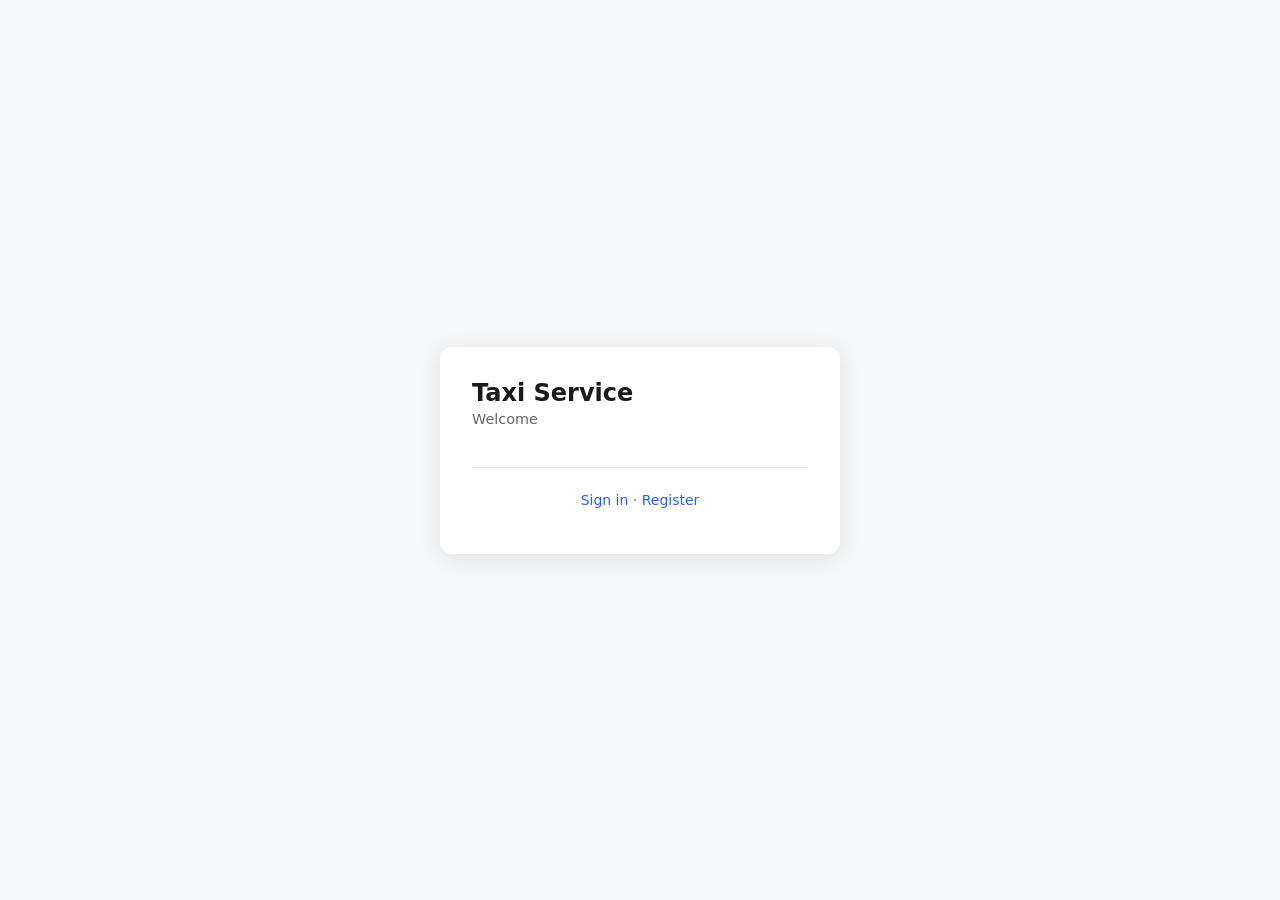
<file: static/index.html>
<!DOCTYPE html>
<html lang="en">
<head>
  <meta charset="UTF-8">
  <meta name="viewport" content="width=device-width, initial-scale=1.0">
  <title>Taxi Service</title>
  <link rel="stylesheet" href="/static/style.css">
</head>
<body>
  <div class="card">
    <h1>Taxi Service</h1>
    <p class="subtitle" id="greeting">Loading…</p>

    <div id="user-info" class="user-info" hidden></div>

    <nav class="nav" id="nav" hidden></nav>

    <button type="button" class="logout" id="logout-btn" hidden>Sign out</button>

    <p class="footer" id="auth-links">
      <a href="/login">Sign in</a> · <a href="/register">Register</a>
    </p>
  </div>

  <script src="/static/app.js"></script>
  <script>
    const greeting = document.getElementById('greeting');
    const userInfo = document.getElementById('user-info');
    const logoutBtn = document.getElementById('logout-btn');
    const authLinks = document.getElementById('auth-links');
    const nav = document.getElementById('nav');

    logoutBtn.addEventListener('click', function () {
      localStorage.removeItem('access_token');
      window.location.reload();
    });

    if (!getToken()) {
      greeting.textContent = 'Welcome';
    } else {
      fetchMe()
        .then(function (user) {
          greeting.textContent = 'Hello, ' + user.name;
          userInfo.hidden = false;
          userInfo.innerHTML =
            '<p><strong>Email:</strong> ' + user.email + '</p>' +
            '<p><strong>Role:</strong> ' + user.role + '</p>';
          logoutBtn.hidden = false;
          authLinks.hidden = true;
          nav.hidden = false;
          renderNav(nav, user);
        })
        .catch(function () {
          localStorage.removeItem('access_token');
          greeting.textContent = 'Session expired';
        });
    }
  </script>
</body>
</html>
</file>
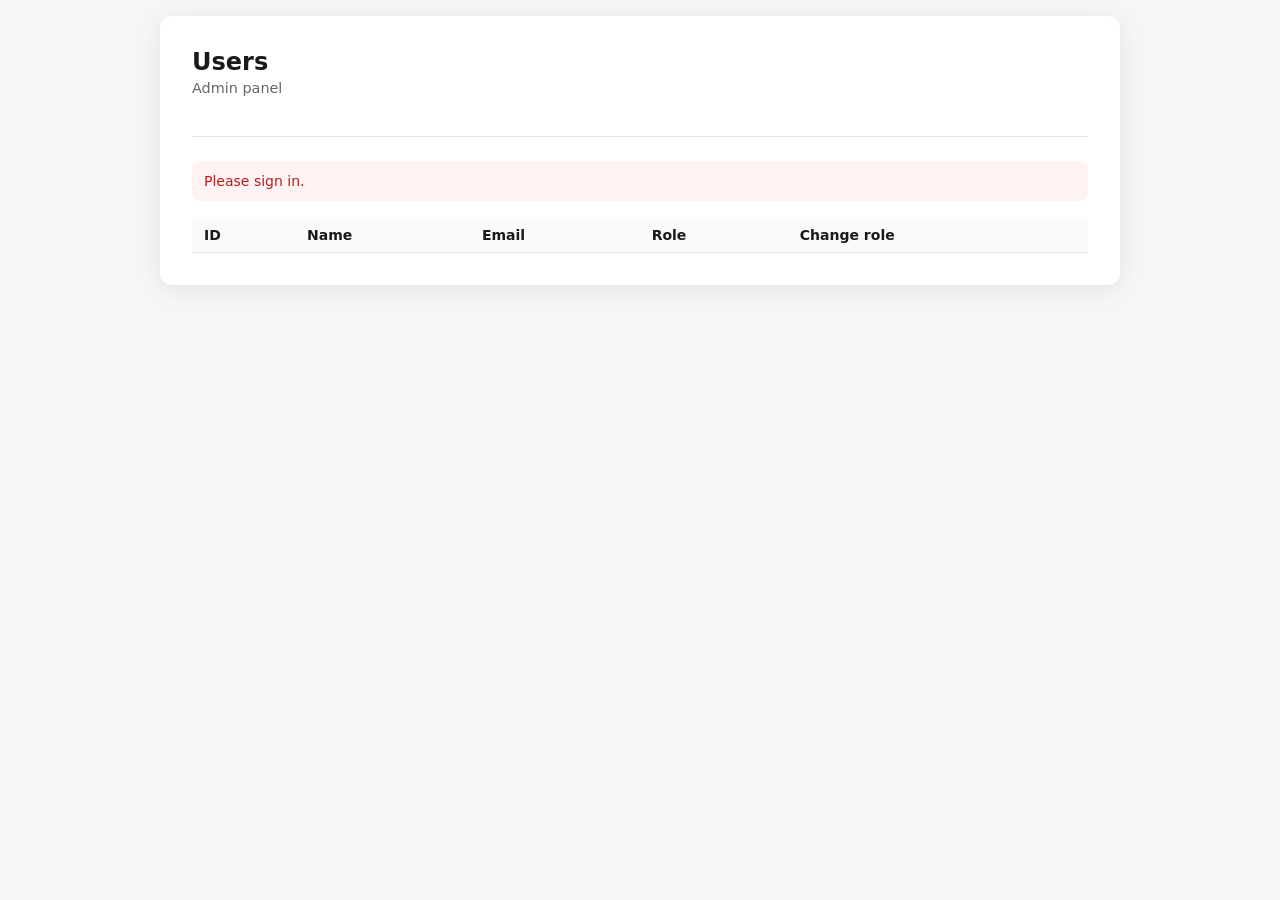
<file: static/admin_users.html>
<!DOCTYPE html>
<html lang="en">
<head>
  <meta charset="UTF-8">
  <meta name="viewport" content="width=device-width, initial-scale=1.0">
  <title>Admin — Users</title>
  <link rel="stylesheet" href="/static/style.css">
</head>
<body class="page-wide">
  <div class="card wide">
    <h1>Users</h1>
    <p class="subtitle">Admin panel</p>

    <nav class="nav" id="nav"></nav>

    <div id="error" class="error" role="alert"></div>

    <table class="data">
      <thead>
        <tr>
          <th>ID</th>
          <th>Name</th>
          <th>Email</th>
          <th>Role</th>
          <th>Change role</th>
        </tr>
      </thead>
      <tbody id="users-table"></tbody>
    </table>
  </div>

  <script>
    const token = localStorage.getItem('access_token');
    const errorEl = document.getElementById('error');

    function showError(msg) {
      errorEl.textContent = msg;
      errorEl.classList.add('visible');
    }

    function authHeaders() {
      return {
        Authorization: 'Bearer ' + token,
        'Content-Type': 'application/json',
      };
    }

    function loadUsers() {
      fetch('/admin/users/list', { headers: authHeaders() })
        .then(function (res) {
          if (res.status === 403) throw new Error('Admin access required');
          if (!res.ok) throw new Error('Failed to load users');
          return res.json();
        })
        .then(function (users) {
          const tbody = document.getElementById('users-table');
          tbody.innerHTML = users.map(function (u) {
            return '<tr>' +
              '<td>' + u.id + '</td>' +
              '<td>' + u.name + '</td>' +
              '<td>' + u.email + '</td>' +
              '<td id="role-' + u.id + '">' + u.role + '</td>' +
              '<td>' +
                '<form class="role-form" data-user-id="' + u.id + '">' +
                  '<select name="role">' +
                    '<option value="client"' + (u.role === 'client' ? ' selected' : '') + '>client</option>' +
                    '<option value="driver"' + (u.role === 'driver' ? ' selected' : '') + '>driver</option>' +
                    '<option value="admin"' + (u.role === 'admin' ? ' selected' : '') + '>admin</option>' +
                  '</select>' +
                  '<button type="submit" class="btn-inline">Save</button>' +
                '</form>' +
              '</td>' +
            '</tr>';
          }).join('');

          tbody.querySelectorAll('.role-form').forEach(function (form) {
            form.addEventListener('submit', function (e) {
              e.preventDefault();
              const userId = form.dataset.userId;
              const role = form.querySelector('select').value;
              fetch('/admin/users/' + userId + '/role', {
                method: 'PATCH',
                headers: authHeaders(),
                body: JSON.stringify({ role: role }),
              })
                .then(function (res) {
                  if (!res.ok) return res.json().then(function (d) { throw new Error(d.detail || 'Update failed'); });
                  return res.json();
                })
                .then(function (updated) {
                  document.getElementById('role-' + userId).textContent = updated.role;
                  errorEl.classList.remove('visible');
                })
                .catch(function (err) {
                  showError(err.message);
                });
            });
          });
        })
        .catch(function (err) {
          showError(err.message);
          if (!token) setTimeout(function () { window.location.href = '/login'; }, 1500);
        });
    }

    if (!token) {
      showError('Please sign in.');
      setTimeout(function () { window.location.href = '/login'; }, 1500);
    } else {
      loadUsers();
    }
  </script>
</body>
</html>
</file>
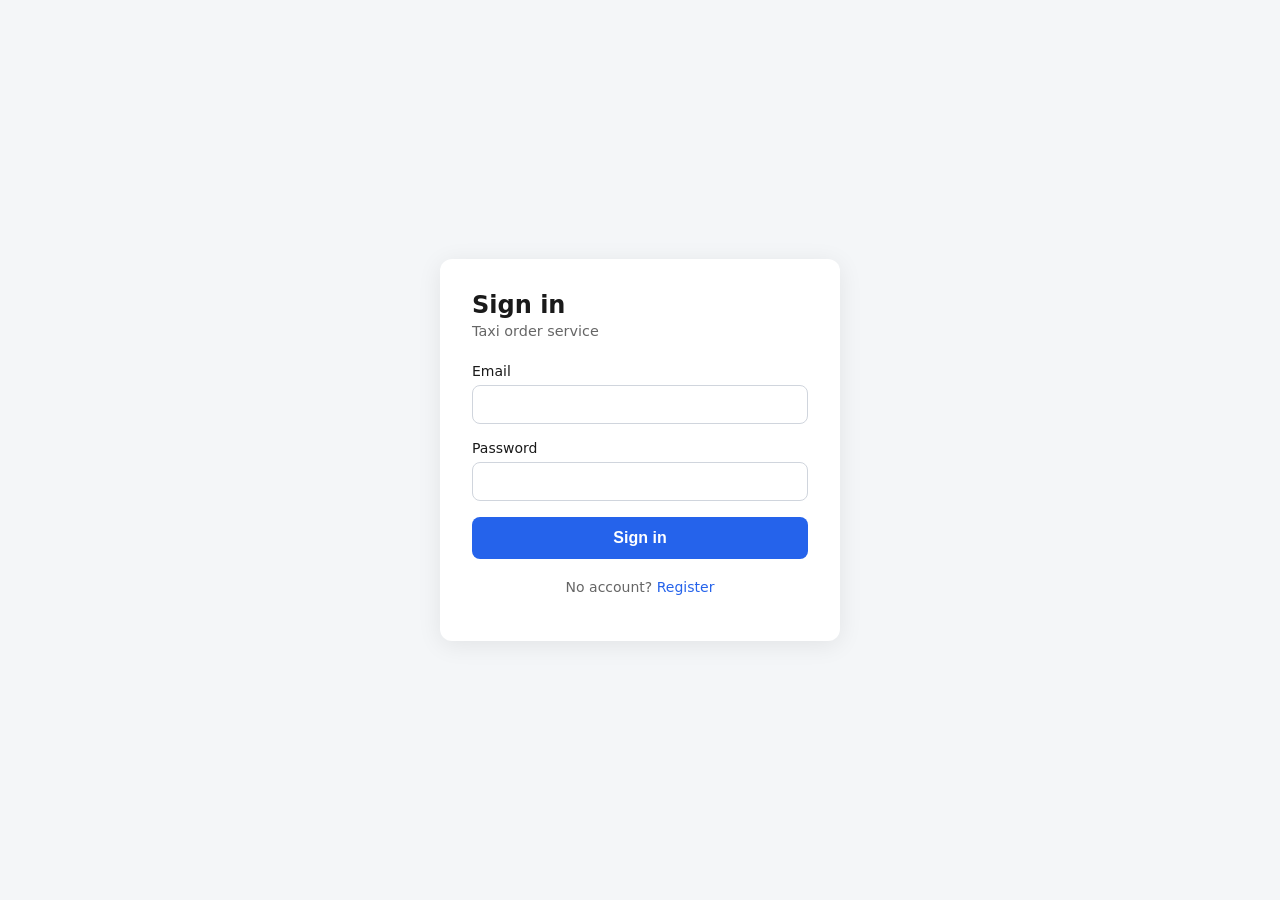
<file: static/login.html>
<!DOCTYPE html>
<html lang="en">
<head>
  <meta charset="UTF-8">
  <meta name="viewport" content="width=device-width, initial-scale=1.0">
  <title>Login — Taxi Service</title>
  <link rel="stylesheet" href="/static/style.css">
</head>
<body>
  <div class="card">
    <h1>Sign in</h1>
    <p class="subtitle">Taxi order service</p>

    <div id="error" class="error" role="alert"></div>

    <form id="login-form">
      <label for="email">Email</label>
      <input type="email" id="email" name="email" required autocomplete="email">

      <label for="password">Password</label>
      <input type="password" id="password" name="password" required autocomplete="current-password">

      <button type="submit" id="submit-btn">Sign in</button>
    </form>

    <p class="footer">No account? <a href="/register">Register</a></p>
  </div>

  <script>
    const form = document.getElementById('login-form');
    const errorEl = document.getElementById('error');
    const submitBtn = document.getElementById('submit-btn');

    function showError(msg) {
      errorEl.textContent = msg;
      errorEl.classList.add('visible');
    }

    form.addEventListener('submit', async (e) => {
      e.preventDefault();
      errorEl.classList.remove('visible');
      submitBtn.disabled = true;

      try {
        const res = await fetch('/auth/login', {
          method: 'POST',
          headers: { 'Content-Type': 'application/json' },
          body: JSON.stringify({
            email: document.getElementById('email').value,
            password: document.getElementById('password').value,
          }),
        });

        const data = await res.json();
        if (!res.ok) {
          const detail = data.detail;
          showError(typeof detail === 'string' ? detail : 'Login failed');
          return;
        }

        localStorage.setItem('access_token', data.access_token);
        window.location.href = '/';
      } catch {
        showError('Network error. Try again.');
      } finally {
        submitBtn.disabled = false;
      }
    });
  </script>
</body>
</html>
</file>
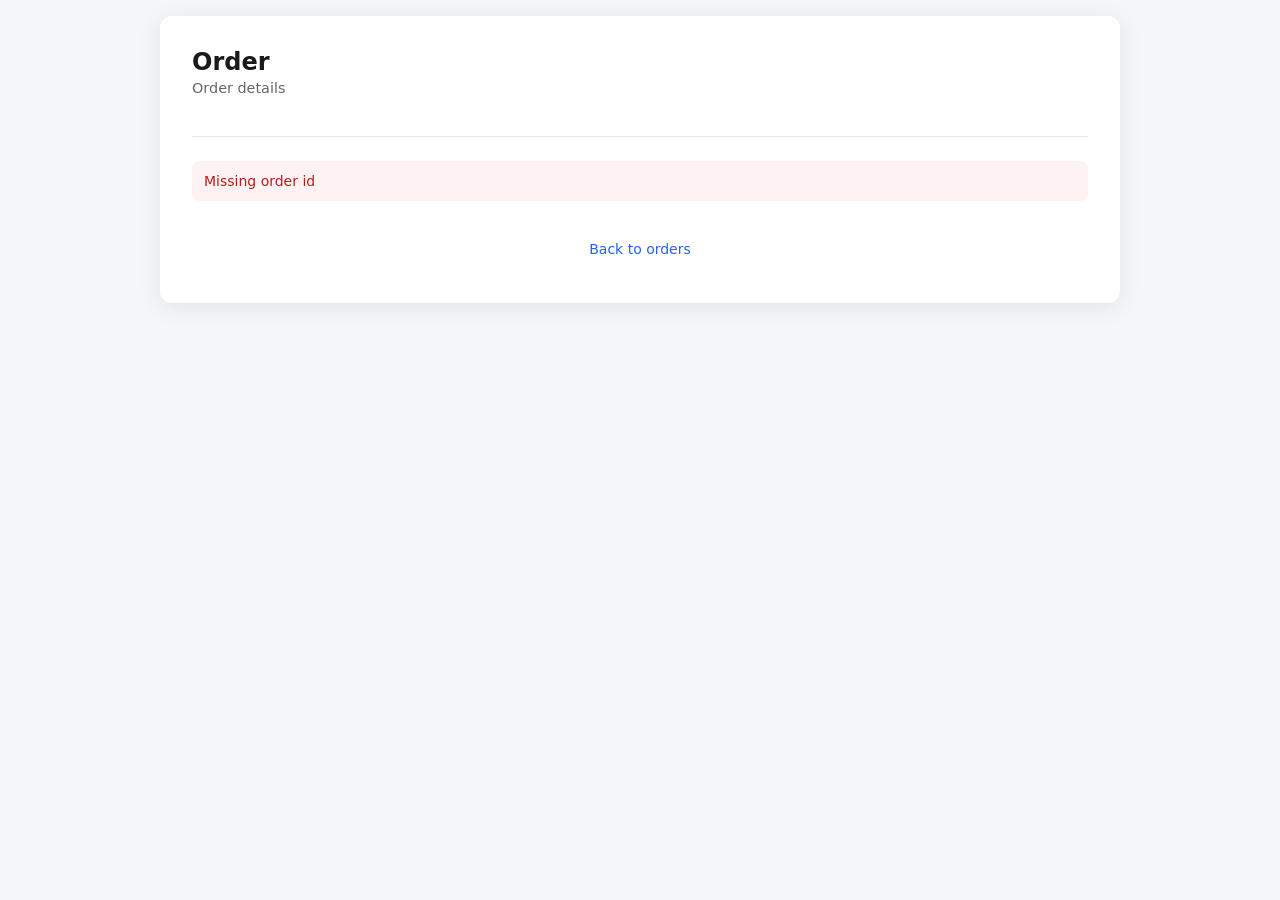
<file: static/order_detail.html>
<!DOCTYPE html>
<html lang="en">
<head>
  <meta charset="UTF-8">
  <meta name="viewport" content="width=device-width, initial-scale=1.0">
  <title>Order — Taxi Service</title>
  <link rel="stylesheet" href="/static/style.css">
</head>
<body class="page-wide">
  <div class="card wide">
    <h1>Order <span id="order-id"></span></h1>
    <p class="subtitle">Order details</p>
    <nav class="nav" id="nav"></nav>
    <div id="error" class="error" role="alert"></div>
    <div id="success" class="success" role="status"></div>
    <div class="detail-grid" id="details"></div>
    <section id="payment-section" class="section hidden">
      <h2>Payment</h2>
      <div id="payment-paid" class="payment-paid hidden"></div>
      <p id="payment-wait" class="payment-hint hidden">Payment is available when the ride has started or been completed.</p>
      <form id="payment-form" class="hidden">
        <p class="payment-hint">Simulated payment — no real charges. Cards ending in <strong>0000</strong> are declined in demo.</p>
        <label for="pay-amount">Amount</label>
        <input type="number" id="pay-amount" required min="0.01" step="0.01">
        <label for="pay-card">Card number</label>
        <input type="text" id="pay-card" required maxlength="19" placeholder="4242 4242 4242 4242">
        <label for="pay-holder">Cardholder name</label>
        <input type="text" id="pay-holder" required maxlength="100">
        <button type="submit" id="pay-btn">Pay now (simulated)</button>
      </form>
    </section>
    <div id="client-actions" class="section hidden">
      <h2>Client actions</h2>
      <div class="btn-row">
        <button type="button" class="btn-danger" id="cancel-btn">Cancel order</button>
      </div>
    </div>
    <div id="driver-actions" class="section hidden">
      <h2>Driver actions</h2>
      <label for="status">Update status</label>
      <select id="status">
        <option value="assigned">Accept (assigned)</option>
        <option value="in_progress">in_progress</option>
        <option value="completed">completed</option>
      </select>
      <button type="button" id="status-btn">Update status</button>
    </div>
    <div id="admin-actions" class="section hidden">
      <h2>Admin actions</h2>
      <label for="admin-status">Status</label>
      <select id="admin-status">
        <option value="pending">pending</option>
        <option value="assigned">assigned</option>
        <option value="in_progress">in_progress</option>
        <option value="completed">completed</option>
        <option value="cancelled">cancelled</option>
      </select>
      <label for="admin-driver">Driver ID (optional)</label>
      <input type="number" id="admin-driver" min="1" placeholder="Driver profile ID">
      <button type="button" id="admin-status-btn">Update status</button>
    </div>
    <p class="footer"><a href="/orders">Back to orders</a></p>
  </div>
  <script src="/static/app.js"></script>
  <script>
    const params = new URLSearchParams(window.location.search);
    const orderId = params.get('id');
    const errorEl = document.getElementById('error');
    const successEl = document.getElementById('success');
    let currentOrder = null;
    let currentUser = null;

    if (!orderId) {
      showError(errorEl, 'Missing order id');
    } else {
      initPage({
        onReady: async function (user) {
          currentUser = user;
          document.getElementById('order-id').textContent = '#' + orderId;
          await loadOrder();
        },
      });
    }

    async function loadOrder() {
      currentOrder = await api('/orders/' + orderId, { headers: authHeaders() });
      const tariffs = await loadTariffs();
      const tariff = tariffs.find(function (t) { return t.id === currentOrder.tariff_id; });
      document.getElementById('details').innerHTML =
        '<p><strong>Status:</strong> ' + statusBadge(currentOrder.status) + '</p>' +
        '<p><strong>Pickup:</strong> ' + currentOrder.pickup + '</p>' +
        '<p><strong>Destination:</strong> ' + currentOrder.destination + '</p>' +
        '<p><strong>Tariff:</strong> ' + (tariff ? tariff.name + ' (' + tariff.price_per_km + '/km)' : currentOrder.tariff_id) + '</p>' +
        '<p><strong>Driver ID:</strong> ' + (currentOrder.driver_id || '—') + '</p>' +
        '<p><strong>Created:</strong> ' + formatDate(currentOrder.created_at) + '</p>';

      if (userCanCancel()) {
        document.getElementById('client-actions').classList.remove('hidden');
      }
      if (currentUser.role === 'driver' && ['pending', 'assigned', 'in_progress'].indexOf(currentOrder.status) >= 0) {
        document.getElementById('driver-actions').classList.remove('hidden');
      }
      if (currentUser.role === 'admin') {
        document.getElementById('admin-actions').classList.remove('hidden');
        document.getElementById('admin-status').value = currentOrder.status;
        if (currentOrder.driver_id) document.getElementById('admin-driver').value = currentOrder.driver_id;
      }
      if (currentUser.role === 'client' && currentOrder.client_id === currentUser.id) {
        await loadPaymentSection();
      }
    }

    async function loadPaymentSection() {
      const section = document.getElementById('payment-section');
      const paidEl = document.getElementById('payment-paid');
      const waitEl = document.getElementById('payment-wait');
      const formEl = document.getElementById('payment-form');
      section.classList.remove('hidden');

      let payment = null;
      try {
        payment = await api('/payments/order/' + orderId, { headers: authHeaders() });
      } catch (err) {
        if (err.status !== 404) throw err;
      }

      if (payment && payment.status === 'paid') {
        paidEl.classList.remove('hidden');
        paidEl.innerHTML =
          '<p><strong>Paid:</strong> ' + payment.amount.toFixed(2) + '</p>' +
          '<p><strong>Date:</strong> ' + formatDate(payment.paid_at) + '</p>';
        waitEl.classList.add('hidden');
        formEl.classList.add('hidden');
        return;
      }

      const canPay = currentOrder.status === 'in_progress' || currentOrder.status === 'completed';
      const draftRaw = sessionStorage.getItem('payment_draft_' + orderId);
      const draft = draftRaw ? JSON.parse(draftRaw) : null;

      if (canPay) {
        formEl.classList.remove('hidden');
        waitEl.classList.add('hidden');
        if (draft) {
          document.getElementById('pay-amount').value = draft.amount;
          document.getElementById('pay-card').value = draft.card_number;
          document.getElementById('pay-holder').value = draft.card_holder;
        }
      } else {
        waitEl.classList.remove('hidden');
        formEl.classList.add('hidden');
      }
    }

    function userCanCancel() {
      return currentUser.role === 'client' &&
        currentOrder.client_id === currentUser.id &&
        ['pending', 'assigned'].indexOf(currentOrder.status) >= 0;
    }

    document.getElementById('cancel-btn').addEventListener('click', async function () {
      if (!confirm('Cancel this order?')) return;
      try {
        await api('/orders/' + orderId + '/status', {
          method: 'PATCH',
          headers: authHeaders(),
          body: JSON.stringify({ status: 'cancelled' }),
        });
        showSuccess(successEl, 'Order cancelled');
        await loadOrder();
        document.getElementById('client-actions').classList.add('hidden');
      } catch (err) {
        showError(errorEl, err.message);
      }
    });

    document.getElementById('status-btn').addEventListener('click', async function () {
      try {
        await api('/orders/' + orderId + '/status', {
          method: 'PATCH',
          headers: authHeaders(),
          body: JSON.stringify({ status: document.getElementById('status').value }),
        });
        showSuccess(successEl, 'Status updated');
        await loadOrder();
      } catch (err) {
        showError(errorEl, err.message);
      }
    });

    document.getElementById('payment-form').addEventListener('submit', async function (e) {
      e.preventDefault();
      hideError(errorEl);
      document.getElementById('pay-btn').disabled = true;
      try {
        await api('/payments/simulate', {
          method: 'POST',
          headers: authHeaders(),
          body: JSON.stringify({
            order_id: parseInt(orderId, 10),
            amount: parseFloat(document.getElementById('pay-amount').value),
            card_number: document.getElementById('pay-card').value,
            card_holder: document.getElementById('pay-holder').value,
          }),
        });
        sessionStorage.removeItem('payment_draft_' + orderId);
        showSuccess(successEl, 'Payment successful (simulated)');
        await loadOrder();
      } catch (err) {
        showError(errorEl, err.message);
      } finally {
        document.getElementById('pay-btn').disabled = false;
      }
    });

    document.getElementById('admin-status-btn').addEventListener('click', async function () {
      const body = { status: document.getElementById('admin-status').value };
      const driverVal = document.getElementById('admin-driver').value;
      if (driverVal) body.driver_id = parseInt(driverVal, 10);
      try {
        await api('/orders/' + orderId + '/status', {
          method: 'PATCH',
          headers: authHeaders(),
          body: JSON.stringify(body),
        });
        showSuccess(successEl, 'Status updated');
        await loadOrder();
      } catch (err) {
        showError(errorEl, err.message);
      }
    });
  </script>
</body>
</html>
</file>
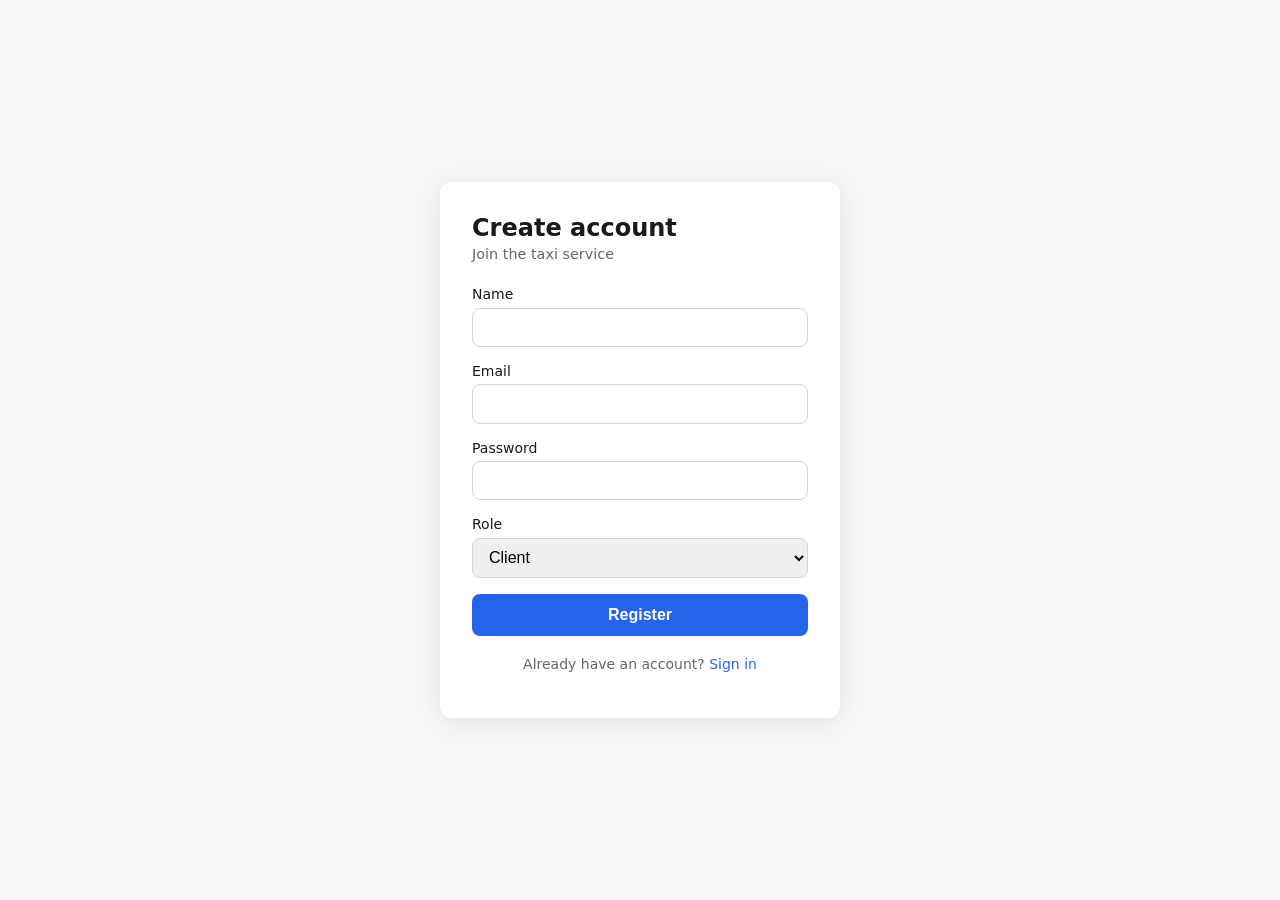
<file: static/register.html>
<!DOCTYPE html>
<html lang="en">
<head>
  <meta charset="UTF-8">
  <meta name="viewport" content="width=device-width, initial-scale=1.0">
  <title>Register — Taxi Service</title>
  <link rel="stylesheet" href="/static/style.css">
</head>
<body>
  <div class="card">
    <h1>Create account</h1>
    <p class="subtitle">Join the taxi service</p>

    <div id="error" class="error" role="alert"></div>

    <form id="register-form">
      <label for="name">Name</label>
      <input type="text" id="name" name="name" required autocomplete="name">

      <label for="email">Email</label>
      <input type="email" id="email" name="email" required autocomplete="email">

      <label for="password">Password</label>
      <input type="password" id="password" name="password" required minlength="6" autocomplete="new-password">

      <label for="role">Role</label>
      <select id="role" name="role">
        <option value="client" selected>Client</option>
        <option value="driver">Driver</option>
        <option value="admin">Admin</option>
      </select>

      <button type="submit" id="submit-btn">Register</button>
    </form>

    <p class="footer">Already have an account? <a href="/login">Sign in</a></p>
  </div>

  <script>
    const form = document.getElementById('register-form');
    const errorEl = document.getElementById('error');
    const submitBtn = document.getElementById('submit-btn');

    function showError(msg) {
      errorEl.textContent = msg;
      errorEl.classList.add('visible');
    }

    form.addEventListener('submit', async (e) => {
      e.preventDefault();
      errorEl.classList.remove('visible');
      submitBtn.disabled = true;

      try {
        const res = await fetch('/auth/register', {
          method: 'POST',
          headers: { 'Content-Type': 'application/json' },
          body: JSON.stringify({
            name: document.getElementById('name').value,
            email: document.getElementById('email').value,
            password: document.getElementById('password').value,
            role: document.getElementById('role').value,
          }),
        });

        const data = await res.json();
        if (!res.ok) {
          const detail = data.detail;
          showError(typeof detail === 'string' ? detail : 'Registration failed');
          return;
        }

        window.location.href = '/login';
      } catch {
        showError('Network error. Try again.');
      } finally {
        submitBtn.disabled = false;
      }
    });
  </script>
</body>
</html>
</file>
<file: static/style.css>
* {
  box-sizing: border-box;
}

body {
  margin: 0;
  min-height: 100vh;
  font-family: system-ui, -apple-system, sans-serif;
  background: #f4f6f8;
  color: #1a1a1a;
  display: flex;
  align-items: center;
  justify-content: center;
  padding: 1rem;
}

.card {
  width: 100%;
  max-width: 400px;
  background: #fff;
  border-radius: 12px;
  padding: 2rem;
  box-shadow: 0 4px 24px rgba(0, 0, 0, 0.08);
}

h1 {
  margin: 0 0 0.25rem;
  font-size: 1.5rem;
}

.subtitle {
  margin: 0 0 1.5rem;
  color: #666;
  font-size: 0.9rem;
}

label {
  display: block;
  margin-bottom: 0.35rem;
  font-size: 0.875rem;
  font-weight: 500;
}

input,
select {
  width: 100%;
  padding: 0.6rem 0.75rem;
  margin-bottom: 1rem;
  border: 1px solid #d0d5dd;
  border-radius: 8px;
  font-size: 1rem;
}

input:focus,
select:focus {
  outline: 2px solid #2563eb;
  border-color: #2563eb;
}

button {
  width: 100%;
  padding: 0.75rem;
  background: #2563eb;
  color: #fff;
  border: none;
  border-radius: 8px;
  font-size: 1rem;
  font-weight: 600;
  cursor: pointer;
}

button:hover {
  background: #1d4ed8;
}

button:disabled {
  opacity: 0.6;
  cursor: not-allowed;
}

.error {
  display: none;
  margin-bottom: 1rem;
  padding: 0.75rem;
  background: #fef2f2;
  color: #b91c1c;
  border-radius: 8px;
  font-size: 0.875rem;
}

.error.visible {
  display: block;
}

.footer {
  margin-top: 1.25rem;
  text-align: center;
  font-size: 0.875rem;
  color: #666;
}

.footer a {
  color: #2563eb;
  text-decoration: none;
}

.footer a:hover {
  text-decoration: underline;
}

.user-info {
  margin-top: 1rem;
  padding: 1rem;
  background: #f0f9ff;
  border-radius: 8px;
  font-size: 0.9rem;
}

.user-info p {
  margin: 0.25rem 0;
}

.logout {
  margin-top: 1rem;
  background: #64748b;
}

.logout:hover {
  background: #475569;
}

body.page-wide {
  align-items: flex-start;
}

.card.wide {
  max-width: 960px;
}

.nav {
  display: flex;
  flex-wrap: wrap;
  gap: 0.75rem 1.25rem;
  margin-bottom: 1.5rem;
  padding-bottom: 1rem;
  border-bottom: 1px solid #e5e7eb;
  font-size: 0.875rem;
}

.nav a {
  color: #2563eb;
  text-decoration: none;
}

.nav a:hover {
  text-decoration: underline;
}

.section {
  margin-bottom: 2rem;
}

.section h2 {
  margin: 0 0 0.75rem;
  font-size: 1.1rem;
}

table.data {
  width: 100%;
  border-collapse: collapse;
  font-size: 0.875rem;
}

table.data th,
table.data td {
  padding: 0.6rem 0.75rem;
  text-align: left;
  border-bottom: 1px solid #e5e7eb;
}

table.data th {
  background: #f8fafc;
  font-weight: 600;
}

table.data tr:last-child td {
  border-bottom: none;
}

.metric-value {
  font-size: 2rem;
  font-weight: 700;
  color: #2563eb;
  margin: 0;
}

.btn-inline {
  width: auto;
  padding: 0.4rem 0.75rem;
  font-size: 0.8rem;
}

.role-form {
  display: flex;
  gap: 0.5rem;
  align-items: center;
}

.role-form select {
  width: auto;
  margin: 0;
  padding: 0.35rem 0.5rem;
  font-size: 0.8rem;
}

textarea {
  width: 100%;
  padding: 0.6rem 0.75rem;
  margin-bottom: 1rem;
  border: 1px solid #d0d5dd;
  border-radius: 8px;
  font-size: 1rem;
  font-family: inherit;
  resize: vertical;
  min-height: 4rem;
}

.success {
  display: none;
  margin-bottom: 1rem;
  padding: 0.75rem;
  background: #ecfdf5;
  color: #047857;
  border-radius: 8px;
  font-size: 0.875rem;
}

.success.visible {
  display: block;
}

.btn-row {
  display: flex;
  flex-wrap: wrap;
  gap: 0.5rem;
  margin-top: 0.5rem;
}

.btn-row button,
.btn-row a.btn {
  width: auto;
  flex: 0 0 auto;
}

.btn-secondary {
  background: #64748b;
}

.btn-secondary:hover {
  background: #475569;
}

.btn-danger {
  background: #dc2626;
}

.btn-danger:hover {
  background: #b91c1c;
}

a.btn {
  display: inline-block;
  padding: 0.5rem 1rem;
  background: #2563eb;
  color: #fff;
  text-decoration: none;
  border-radius: 8px;
  font-size: 0.875rem;
  font-weight: 600;
}

a.btn:hover {
  background: #1d4ed8;
}

.badge {
  display: inline-block;
  padding: 0.15rem 0.5rem;
  border-radius: 999px;
  font-size: 0.75rem;
  font-weight: 600;
  text-transform: capitalize;
  background: #e2e8f0;
  color: #334155;
}

.badge-pending { background: #fef3c7; color: #92400e; }
.badge-assigned { background: #dbeafe; color: #1e40af; }
.badge-in_progress { background: #e0e7ff; color: #3730a3; }
.badge-completed { background: #d1fae5; color: #065f46; }
.badge-cancelled { background: #fee2e2; color: #991b1b; }

.detail-grid {
  display: grid;
  gap: 0.75rem;
  margin-bottom: 1.5rem;
}

.detail-grid p {
  margin: 0;
  font-size: 0.9rem;
}

.detail-grid strong {
  display: inline-block;
  min-width: 7rem;
  color: #64748b;
}

.hidden {
  display: none !important;
}

.checkbox-row {
  display: flex;
  align-items: center;
  gap: 0.5rem;
  margin-bottom: 1rem;
  font-size: 0.9rem;
}

.checkbox-row input {
  width: auto;
  margin: 0;
}

.payment-hint {
  margin: 0 0 1rem;
  padding: 0.75rem;
  background: #fffbeb;
  color: #92400e;
  border-radius: 8px;
  font-size: 0.875rem;
}

.payment-paid {
  padding: 0.75rem;
  background: #ecfdf5;
  border-radius: 8px;
  font-size: 0.9rem;
}

.form-section-title {
  margin: 1.25rem 0 0.5rem;
  font-size: 1rem;
  font-weight: 600;
}

.card.medium {
  max-width: 640px;
}
</file>
